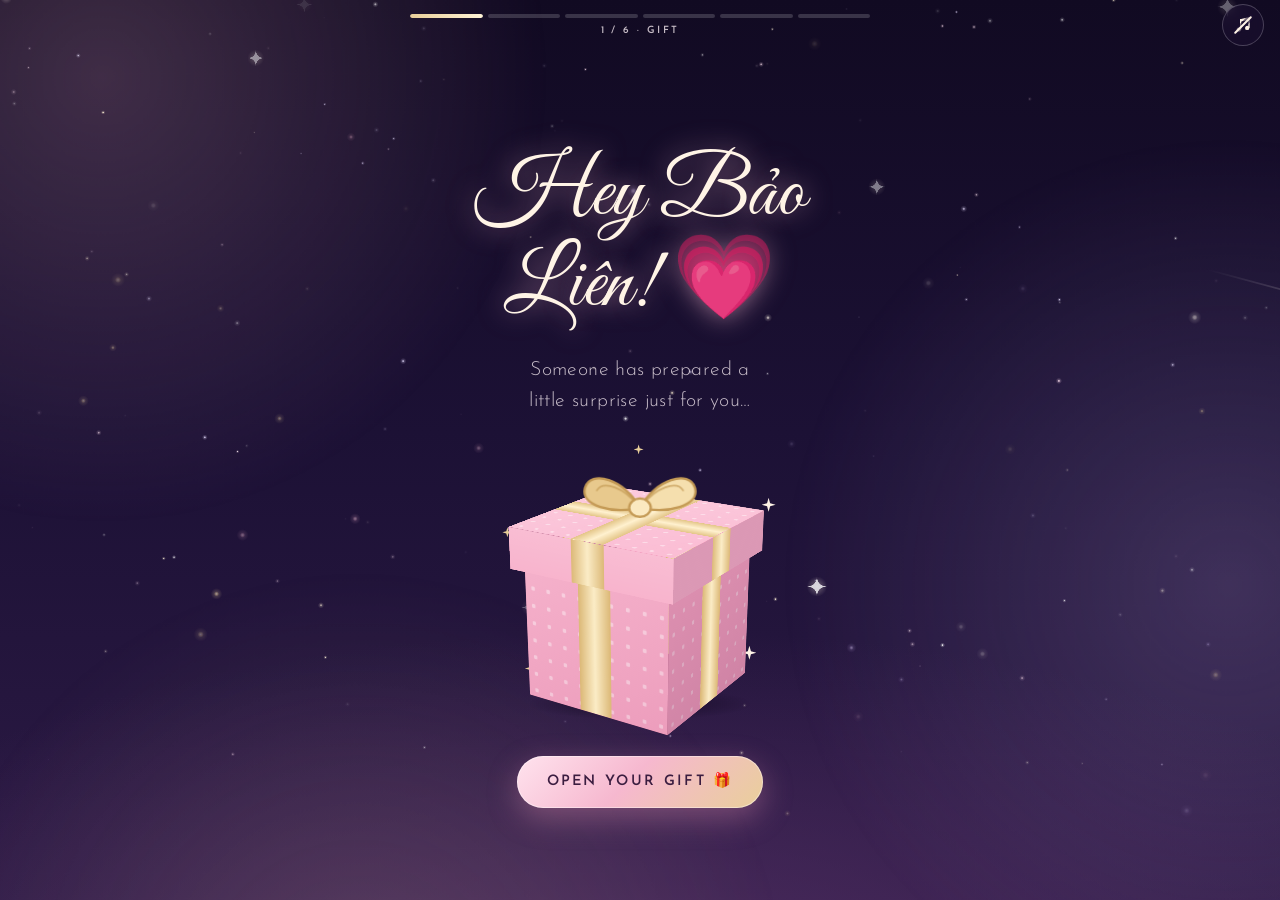
<file: index.html>
<!doctype html>
<html lang="vi">
<head>
<meta charset="utf-8">
<meta name="viewport" content="width=device-width, initial-scale=1, viewport-fit=cover">
<title>Bảo Liên's Birthday Surprise</title>
<meta name="description" content="Someone has prepared a little surprise just for you…">
<meta property="og:type" content="website">
<meta property="og:title" content="Bảo Liên's Birthday Surprise 🎁">
<meta property="og:description" content="Someone has prepared a little surprise just for you…">
<meta name="theme-color" content="#170f2b">
<link rel="icon" href="data:image/svg+xml,%3Csvg xmlns='http://www.w3.org/2000/svg' viewBox='0 0 100 100'%3E%3Ctext y='.9em' font-size='90'%3E🎁%3C/text%3E%3C/svg%3E">
<link rel="preconnect" href="https://fonts.googleapis.com">
<link rel="preconnect" href="https://fonts.gstatic.com" crossorigin>
<link rel="stylesheet" href="https://fonts.googleapis.com/css2?family=Dancing+Script:wght@500;600;700&family=Great+Vibes&family=Josefin+Sans:wght@300;400;600&display=swap">
<link rel="stylesheet" href="style.css">
<script>
/* Remembers a typing mistake in config.js so that opening the page with ?check can report it. */
window.addEventListener('error', function (e) {
  if (e && e.filename && /config\.js/i.test(e.filename)) window.__GIFT_CONFIG_ERROR = (e.message || 'lỗi cú pháp') + ' (dòng ' + (e.lineno || '?') + ')';
});
</script>
</head>
<body>
<div class="sky" aria-hidden="true">
  <div class="sky-layer is-on" data-sky="intro"></div>
  <div class="sky-layer" data-sky="celebrate"></div>
  <div class="sky-layer" data-sky="wish"></div>
  <div class="sky-layer" data-sky="memories"></div>
  <div class="sky-layer" data-sky="letter"></div>
  <div class="sky-layer" data-sky="finale"></div>
  <div class="aurora a1"></div><div class="aurora a2"></div><div class="aurora a3"></div>
</div>
<canvas id="bg-canvas" aria-hidden="true"></canvas>
<div class="balloons" id="balloons" aria-hidden="true"></div>

<main id="stage">
  <!-- 1 · The secret surprise -->
  <section class="scene is-active" id="scene-intro" tabindex="-1" aria-labelledby="intro-hey">
    <div class="scene-inner">
      <p class="intro-hey in-1" id="intro-hey" data-bind="hey">Hey Bảo Liên! 💗</p>
      <p class="intro-sub in-2">Someone has prepared a little surprise just for you…</p>
      <div class="gift-wrap" id="gift-wrap" aria-hidden="true">
        <div class="gift-rays"><i></i></div>
        <div class="gift-glow"></div>
        <i class="twinkle" style="left:7%;top:30%;animation-delay:-.4s"></i>
        <i class="twinkle" style="left:88%;top:20%;animation-delay:-1.3s"></i>
        <i class="twinkle" style="left:14%;top:76%;animation-delay:-2s"></i>
        <i class="twinkle" style="left:82%;top:70%;animation-delay:-.9s"></i>
        <i class="twinkle" style="left:48%;top:2%;animation-delay:-1.7s"></i>
        <div class="gift-shadow"></div>
        <div class="gift-float">
          <div class="gift" id="gift">
            <div class="gift-cube">
              <div class="gface gf-back"></div>
              <div class="gface gf-left"></div>
              <div class="gface gf-bottom"></div>
              <div class="gface gf-light"></div>
              <div class="gface gf-right"></div>
              <div class="gface gf-front"></div>
              <div class="lid">
                <div class="lface lf-back"></div>
                <div class="lface lf-left"></div>
                <div class="lface lf-right"></div>
                <div class="lface lf-front"></div>
                <div class="lface lf-top"></div>
                <div class="bow">
                  <svg viewBox="0 12 120 52" aria-hidden="true">
                    <path d="M60 52 C46 26 14 16 9 34 C5 50 34 58 60 52 Z" fill="#e8c98d" stroke="#c49a55" stroke-width="2.2" stroke-linejoin="round"/>
                    <path d="M60 52 C74 26 106 16 111 34 C115 50 86 58 60 52 Z" fill="#f5dfae" stroke="#c49a55" stroke-width="2.2" stroke-linejoin="round"/>
                    <path d="M57 49 C46 34 26 26 20 36" fill="none" stroke="#c49a55" stroke-width="1.6" stroke-linecap="round" opacity=".7"/>
                    <path d="M63 49 C74 34 94 26 100 36" fill="none" stroke="#c49a55" stroke-width="1.6" stroke-linecap="round" opacity=".7"/>
                    <ellipse cx="60" cy="52" rx="10" ry="8.5" fill="#fbe9c0" stroke="#c49a55" stroke-width="2.2"/>
                  </svg>
                </div>
              </div>
            </div>
          </div>
        </div>
      </div>
      <div class="in-4"><button class="btn btn-primary is-pulse" id="btn-open" type="button">OPEN YOUR GIFT 🎁</button></div>
    </div>
  </section>

  <!-- 2 + 3 · Happy birthday, the cake and the wish -->
  <section class="scene" id="scene-celebrate" tabindex="-1" aria-labelledby="name-h">
    <div class="scene-inner celebrate">
      <div class="cel-top">
        <div class="cel-head">
          <p class="hb">HAPPY BIRTHDAY</p>
          <h1 class="name" id="name-h"><span class="sr-only" data-bind="name">Bảo Liên</span><svg class="name-svg" id="name-svg" viewBox="0 0 420 130" aria-hidden="true"></svg></h1>
          <p class="dob" data-bind="dob">15.11.2007</p>
        </div>
        <p class="wish-msg" id="wish-msg" aria-live="polite"></p>
      </div>
      <div class="cake-wrap" id="cake-wrap"><div class="cake-rise" id="cake-holder"></div></div>
      <div class="cel-actions">
        <button class="btn btn-primary" id="btn-wish" type="button">MAKE A WISH ✨</button>
        <button class="btn btn-primary" id="btn-blow" type="button" hidden>BLOW THE CANDLES</button>
        <button class="btn btn-primary" id="btn-to-memories" type="button" hidden>SEE YOUR MEMORIES 📸</button>
      </div>
    </div>
  </section>

  <!-- 4 · Memory gallery -->
  <section class="scene" id="scene-memories" tabindex="-1" aria-labelledby="mem-title">
    <div class="scene-inner memories">
      <h2 class="script-title in-1" id="mem-title">Sweet Memories</h2>
      <p class="caps-sub in-2">Tap a photo to see it up close</p>
      <div class="garland" id="garland">
        <button class="nav-btn prev" id="g-prev" type="button" aria-label="Previous photo">‹</button>
        <div class="garland-track" id="garland-track" role="list" tabindex="0" aria-label="Photo gallery"></div>
        <button class="nav-btn next" id="g-next" type="button" aria-label="Next photo">›</button>
      </div>
      <p class="garland-count" id="garland-count" aria-live="polite"></p>
      <div class="in-4"><button class="btn btn-primary" id="btn-to-letter" type="button">READ YOUR LETTER 💌</button></div>
    </div>
  </section>

  <!-- 5 · The special letter -->
  <section class="scene" id="scene-letter" tabindex="-1" aria-labelledby="letter-title">
    <div class="scene-inner">
      <h2 class="script-title in-1" id="letter-title">A Letter For You</h2>
      <p class="caps-sub in-2" id="letter-hint">Tap the envelope to open 💌</p>
      <div class="letter-stage">
        <div class="envelope-in">
          <button class="envelope" id="envelope" type="button" aria-label="Open the letter">
            <span class="env-body">
              <span class="env-back"></span>
              <span class="env-paper"></span>
              <span class="env-front"></span>
              <span class="env-flap"></span>
              <span class="env-seal" aria-hidden="true">♥</span>
            </span>
          </button>
        </div>
        <div class="letter-card" id="letter-card">
          <div class="letter-paper" id="letter-paper" tabindex="0" aria-label="Letter"><div class="letter-body" id="letter-body"></div></div>
          <div class="letter-actions">
            <button class="btn btn-ghost" id="btn-skip" type="button">SHOW THE WHOLE LETTER</button>
            <button class="btn btn-primary" id="btn-to-finale" type="button" hidden>ONE LAST SURPRISE ✨</button>
          </div>
        </div>
      </div>
    </div>
  </section>

  <!-- 6 · Final surprise -->
  <section class="scene" id="scene-finale" tabindex="-1" aria-labelledby="finale-line">
    <div class="scene-inner">
      <p class="finale-line" id="finale-line">
        <span class="in-1"><span class="f-once">Once again,</span></span>
        <span class="in-2"><span class="f-hb">Happy Birthday,</span></span>
        <span class="in-3"><span class="f-name"><span data-bind="name">Bảo Liên</span>! ❤️</span></span>
      </p>
      <p class="finale-sub in-4"><b data-bind="dob">15.11.2007</b> – A beautiful day to celebrate you.</p>
      <div class="in-4"><button class="btn btn-primary" id="btn-replay" type="button">↺ REPLAY THE SURPRISE</button></div>
    </div>
  </section>
</main>

<canvas id="fx-canvas" aria-hidden="true"></canvas>
<div class="cursor-glow" id="cursor-glow" aria-hidden="true"></div>

<header class="hud">
  <nav class="progress" aria-label="Surprise progress">
    <ol id="progress-list">
      <li><i></i><span class="sr-only">Gift</span></li>
      <li><i></i><span class="sr-only">Celebrate</span></li>
      <li><i></i><span class="sr-only">Wish</span></li>
      <li><i></i><span class="sr-only">Memories</span></li>
      <li><i></i><span class="sr-only">Letter</span></li>
      <li><i></i><span class="sr-only">Finale</span></li>
    </ol>
    <p class="progress-label" id="progress-label">1 / 6 · Gift</p>
  </nav>
  <button class="music-btn" id="music-btn" type="button" aria-pressed="false" aria-label="Play music">
    <svg viewBox="0 0 24 24" aria-hidden="true"><g fill="currentColor"><circle cx="7" cy="17.5" r="2.6"/><circle cx="17" cy="15.5" r="2.6"/><rect x="8.4" y="5" width="1.6" height="12.5"/><rect x="18.4" y="3" width="1.6" height="12.5"/><path d="M8.4 5 20 2.4v3.2L8.4 8.2z"/></g></svg>
    <span class="slash" aria-hidden="true"></span>
  </button>
</header>

<div class="flash" id="flash" aria-hidden="true"></div>

<div class="lightbox" id="lightbox" role="dialog" aria-modal="true" aria-label="Photo viewer" hidden>
  <figure class="lb-figure"><div class="lb-frame" id="lb-frame"></div><figcaption class="lb-cap" id="lb-cap"></figcaption></figure>
  <button class="nav-btn prev" id="lb-prev" type="button" aria-label="Previous photo">‹</button>
  <button class="nav-btn next" id="lb-next" type="button" aria-label="Next photo">›</button>
  <button class="nav-btn lb-close" id="lb-close" type="button" aria-label="Close">×</button>
  <p class="lb-count" id="lb-count"></p>
</div>

<div class="toast" id="toast" role="status" aria-live="polite"></div>
<audio id="music-el" preload="auto" playsinline></audio>

<!-- config.js holds the content (name, letter, photos, music); app.js runs the page. -->
<script src="config.js"></script>
<script src="app.js"></script>
</body>
</html>
</file>
<file: style.css>
/* Bảo Liên's Birthday Surprise — style.css
   Colours and fonts are the variables in :root, just below. */
/* Layout: one fixed full-screen stage; six story scenes crossfade over a twilight sky, HUD on top. */
:root {
  color-scheme: dark;
  --night: #170f2b;
  --plum: #3a2456;
  --ink: #51304f;
  --pink: #f6b8cf;
  --rose: #ec95b6;
  --lavender: #cbb6ef;
  --cream: #fff4e6;
  --paper: #fffaf2;
  --gold: #e9cf9a;
  --gold-deep: #c9a462;
  --text: #fdf2f7;
  --text-soft: rgba(253, 242, 247, .76);
  --glass-line: rgba(255, 255, 255, .22);
  --btn-ink: #3b1d40;
  --font-script: "Great Vibes", "Dancing Script", "Snell Roundhand", cursive;
  --font-hand: "Dancing Script", "Segoe Script", "Snell Roundhand", cursive;
  --font-sans: "Josefin Sans", "Avenir Next", "Segoe UI", system-ui, sans-serif;
  --font-ui: system-ui, -apple-system, "Segoe UI", Roboto, "Helvetica Neue", Arial, sans-serif;
  --ease-out: cubic-bezier(.2, .75, .2, 1);
}
html { -webkit-text-size-adjust: 100%; }
html, body { height: 100%; overflow: hidden; }
body { margin: 0; background: var(--night); color: var(--text); font-family: var(--font-sans); overscroll-behavior: none; -webkit-tap-highlight-color: transparent; -webkit-font-smoothing: antialiased; }
button { font: inherit; color: inherit; }
[hidden] { display: none !important; }
.sr-only { position: absolute; width: 1px; height: 1px; overflow: hidden; clip-path: inset(50%); white-space: nowrap; }

/* ---------- Sky ---------- */
.sky { position: fixed; inset: 0; z-index: 0; overflow: hidden; background: var(--night); }
.sky-layer { position: absolute; inset: 0; opacity: 0; transition: opacity 1.8s ease; }
.sky-layer.is-on { opacity: 1; }
.sky-layer[data-sky="intro"] { background: radial-gradient(120% 70% at 50% 112%, #4d2c5f 0%, rgba(77,44,95,0) 60%), linear-gradient(180deg, #110a22 0%, #1c1135 48%, #2c1a45 100%); }
.sky-layer[data-sky="celebrate"] { background: radial-gradient(130% 70% at 50% 116%, #f0a6c3 0%, rgba(240,166,195,0) 62%), linear-gradient(180deg, #1b1137 0%, #392360 48%, #74498c 100%); }
.sky-layer[data-sky="wish"] { background: radial-gradient(90% 55% at 50% 66%, rgba(255,196,140,.18) 0%, rgba(255,196,140,0) 62%), linear-gradient(180deg, #0e081e 0%, #18102e 55%, #281734 100%); }
.sky-layer[data-sky="memories"] { background: radial-gradient(120% 70% at 50% 116%, #d8b4e6 0%, rgba(216,180,230,0) 62%), linear-gradient(180deg, #1d1337 0%, #3b2a60 50%, #6c528d 100%); }
.sky-layer[data-sky="letter"] { background: radial-gradient(130% 70% at 50% 116%, #f4bfce 0%, rgba(244,191,206,0) 62%), linear-gradient(180deg, #1c1130 0%, #43274e 50%, #865274 100%); }
.sky-layer[data-sky="finale"] { background: radial-gradient(120% 70% at 50% 120%, #8c4a84 0%, rgba(140,74,132,0) 60%), linear-gradient(180deg, #0c0720 0%, #191034 50%, #321f4d 100%); }
.aurora { position: absolute; width: 80vmax; height: 80vmax; border-radius: 50%; pointer-events: none; will-change: transform; animation: drift 28s ease-in-out infinite alternate; }
.aurora.a1 { left: -32vmax; top: -34vmax; background: radial-gradient(circle, rgba(246,184,207,.2), rgba(246,184,207,0) 62%); }
.aurora.a2 { right: -36vmax; top: 8vh; background: radial-gradient(circle, rgba(203,182,239,.18), rgba(203,182,239,0) 62%); animation-duration: 34s; animation-delay: -9s; }
.aurora.a3 { left: -12vmax; bottom: -48vmax; background: radial-gradient(circle, rgba(233,207,154,.14), rgba(233,207,154,0) 60%); animation-duration: 40s; animation-delay: -15s; }
@keyframes drift { from { transform: translate3d(0, 0, 0) scale(1); } to { transform: translate3d(6vw, 5vh, 0) scale(1.12); } }

#bg-canvas, #fx-canvas { position: fixed; inset: 0; width: 100%; height: 100%; pointer-events: none; display: block; }
#bg-canvas { z-index: 1; }
#fx-canvas { z-index: 20; }
.balloons { position: fixed; inset: 0; z-index: 2; pointer-events: none; overflow: hidden; transition: opacity 1.2s ease; }
.balloons.is-dim { opacity: .15; }
.balloon { position: absolute; bottom: -190px; left: var(--x); width: calc(54px * var(--s)); animation: rise var(--dur) linear forwards; will-change: transform; }
.balloon-sway { transform-origin: 50% 30%; animation: sway var(--sw) ease-in-out infinite alternate; }
.balloon-body { position: relative; width: 100%; aspect-ratio: 54 / 66; border-radius: 50% 50% 50% 50% / 56% 56% 44% 44%; background: radial-gradient(circle at 32% 27%, rgba(255,255,255,.9) 0 5%, rgba(255,255,255,.3) 12%, rgba(255,255,255,0) 26%), radial-gradient(circle at 50% 58%, var(--c1), var(--c2) 80%); box-shadow: inset -6px -10px 18px rgba(40,10,40,.14); }
.balloon-body::after { content: ""; position: absolute; left: 50%; bottom: -5px; width: 10px; height: 7px; margin-left: -5px; background: var(--c2); clip-path: polygon(50% 0, 100% 100%, 0 100%); }
.balloon svg { display: block; width: 26px; height: 92px; margin: 3px auto 0; overflow: visible; }
@keyframes rise { to { transform: translate3d(var(--drift), calc(-100vh - 300px), 0); } }
@keyframes sway { from { transform: rotate(-6deg); } to { transform: rotate(6deg); } }

/* ---------- Scenes ---------- */
.scene { position: fixed; inset: 0; z-index: 5; display: flex; flex-direction: column; overflow-x: hidden; overflow-y: auto; -webkit-overflow-scrolling: touch;
  padding-top: calc(env(safe-area-inset-top, 0px) + 74px); padding-bottom: calc(env(safe-area-inset-bottom, 0px) + 26px);
  padding-left: max(16px, env(safe-area-inset-left, 0px)); padding-right: max(16px, env(safe-area-inset-right, 0px));
  opacity: 0; visibility: hidden; transform: scale(1.035);
  transition: opacity .8s ease, transform 1s ease, visibility 0s linear .8s; }
.scene.is-active { opacity: 1; visibility: visible; transform: none; transition: opacity .9s ease .1s, transform 1.1s var(--ease-out) .1s, visibility 0s; }
.scene-inner { margin: auto; width: 100%; max-width: 560px; display: flex; flex-direction: column; align-items: center; text-align: center; gap: clamp(12px, 2.4vh, 22px); }
.scene:focus { outline: none; }

.script-title { margin: 0; font-family: var(--font-script); font-weight: 400; font-size: clamp(2.7rem, 11vw, 4.2rem); line-height: 1.05; color: var(--cream); text-shadow: 0 0 22px rgba(246,184,207,.45); text-wrap: balance; }
.caps-sub { margin: 0; font: 400 .74rem/1.5 var(--font-sans); letter-spacing: .24em; text-transform: uppercase; color: var(--text-soft); }
.scene.is-active .in-1 { animation: fadeUp 1.1s var(--ease-out) .25s both; }
.scene.is-active .in-2 { animation: fadeUp 1.1s var(--ease-out) .65s both; }
.scene.is-active .in-3 { animation: fadeUp 1.1s var(--ease-out) 1.05s both; }
.scene.is-active .in-4 { animation: fadeUp 1s var(--ease-out) 1.6s both; }
@keyframes fadeUp { from { opacity: 0; transform: translateY(14px); } to { opacity: 1; transform: none; } }
@keyframes popIn { from { opacity: 0; visibility: hidden; transform: scale(.7) translateY(20px); } to { opacity: 1; visibility: visible; transform: none; } }

/* ---------- Buttons ---------- */
.btn { position: relative; display: inline-flex; align-items: center; justify-content: center; gap: .55em; min-height: 52px; padding: 0 30px; border: 0; border-radius: 999px; font: 600 .9rem/1 var(--font-sans); letter-spacing: .16em; cursor: pointer; overflow: hidden; touch-action: manipulation; -webkit-user-select: none; user-select: none; transition: transform .25s var(--ease-out), box-shadow .3s ease, opacity .5s ease; }
.btn-primary { color: var(--btn-ink); background: linear-gradient(135deg, #ffe3ee 0%, #f6b8cf 46%, #e9cf9a 100%); box-shadow: 0 10px 30px rgba(236,149,182,.36), inset 0 0 0 1px rgba(255,255,255,.4); }
.btn-primary::after { content: ""; position: absolute; inset: 0; background: linear-gradient(110deg, rgba(255,255,255,0) 30%, rgba(255,255,255,.7) 50%, rgba(255,255,255,0) 70%); transform: translateX(-130%); transition: transform .9s ease; pointer-events: none; }
.btn-ghost { min-height: 42px; padding: 0 20px; font-size: .74rem; color: var(--text); background: rgba(255,255,255,.08); box-shadow: inset 0 0 0 1px var(--glass-line); }
@media (hover: hover) {
  .btn:hover { transform: translateY(-2px); }
  .btn-primary:hover { box-shadow: 0 14px 40px rgba(236,149,182,.55), inset 0 0 0 1px rgba(255,255,255,.5); }
  .btn-primary:hover::after { transform: translateX(130%); }
  .btn-ghost:hover { background: rgba(255,255,255,.14); }
}
.btn:active { transform: scale(.96); }
.btn:focus-visible, .music-btn:focus-visible, .polaroid:focus-visible, .envelope:focus-visible, .nav-btn:focus-visible { outline: 3px solid var(--cream); outline-offset: 3px; }
.btn[disabled] { opacity: .55; cursor: default; }
.btn.is-pulse { animation: btnPulse 2.4s ease-in-out infinite; }
@keyframes btnPulse { 0%, 100% { box-shadow: 0 10px 30px rgba(236,149,182,.36), 0 0 0 0 rgba(246,184,207,.55); } 50% { box-shadow: 0 10px 30px rgba(236,149,182,.46), 0 0 0 14px rgba(246,184,207,0); } }
.btn.is-appearing { animation: popIn .8s var(--ease-out) both; }
.btn.is-appearing.is-pulse { animation: popIn .8s var(--ease-out) both, btnPulse 2.4s ease-in-out .8s infinite; }

/* ---------- HUD ---------- */
.hud { position: fixed; top: 0; left: 0; right: 0; z-index: 30; display: flex; align-items: flex-start; gap: 14px; pointer-events: none;
  padding: calc(env(safe-area-inset-top, 0px) + 14px) max(16px, env(safe-area-inset-right, 0px)) 0 max(16px, env(safe-area-inset-left, 0px)); }
.hud::before { content: ""; flex: none; width: 42px; }
.progress { flex: 1; min-width: 0; max-width: 460px; margin: 0 auto; }
.progress ol { list-style: none; display: flex; gap: 5px; margin: 0; padding: 0; }
.progress li { position: relative; flex: 1; height: 4px; border-radius: 4px; overflow: hidden; background: rgba(255,255,255,.17); }
.progress li i { position: absolute; inset: 0; border-radius: inherit; transform: scaleX(0); transform-origin: left; background: linear-gradient(90deg, var(--gold), var(--pink)); transition: transform .9s var(--ease-out); }
.progress li.is-done i { transform: scaleX(1); }
.progress li.is-current i { transform: scaleX(1); background: linear-gradient(90deg, var(--gold), #fff3d6, var(--pink), var(--gold)); background-size: 300% 100%; animation: barShine 2.6s linear infinite; }
@keyframes barShine { from { background-position: 100% 0; } to { background-position: -200% 0; } }
.progress-label { margin: 8px 0 0; font: 600 10px/1 var(--font-sans); letter-spacing: .24em; text-transform: uppercase; color: var(--text-soft); text-align: center; font-variant-numeric: tabular-nums; }
.music-btn { pointer-events: auto; position: relative; flex: none; width: 42px; height: 42px; margin-top: -10px; display: grid; place-items: center; padding: 0; border-radius: 50%; border: 1px solid var(--glass-line); background: rgba(28,16,50,.5); -webkit-backdrop-filter: blur(10px); backdrop-filter: blur(10px); color: var(--cream); cursor: pointer; transition: transform .2s ease, background .3s ease; touch-action: manipulation; }
.music-btn svg { width: 20px; height: 20px; }
.music-btn .slash { position: absolute; width: 24px; height: 2px; border-radius: 2px; background: var(--cream); transform: rotate(-45deg); box-shadow: 0 0 0 2px rgba(28,16,50,.6); transition: opacity .25s ease; }
.music-btn.is-on .slash { opacity: 0; }
.music-btn.is-on { background: rgba(246,184,207,.22); }
.music-btn.is-on::after { content: ""; position: absolute; inset: -1px; border-radius: 50%; border: 1px solid var(--pink); animation: ring 2.2s ease-out infinite; }
@keyframes ring { from { transform: scale(1); opacity: .8; } to { transform: scale(1.6); opacity: 0; } }
.music-btn:active { transform: scale(.92); }

/* ---------- Intro / gift ---------- */
.intro-hey { margin: 0; font-family: var(--font-script); font-size: clamp(3rem, 13.5vw, 5.2rem); line-height: 1.1; color: var(--cream); text-shadow: 0 0 26px rgba(246,184,207,.6); text-wrap: balance; }
.intro-sub { margin: 0; max-width: 30ch; font: 300 clamp(1rem, 4.3vw, 1.22rem)/1.6 var(--font-sans); letter-spacing: .02em; color: var(--text-soft); text-wrap: balance; }
.gift-wrap { --g: clamp(112px, 33vw, 160px); position: relative; width: calc(var(--g) * 2); height: calc(var(--g) * 1.85); display: grid; place-items: center; perspective: 1000px; }
.scene.is-active .gift-wrap { animation: popIn 1s var(--ease-out) 1.1s both; }
.gift-rays, .gift-glow { position: absolute; left: 50%; top: 27%; border-radius: 50%; pointer-events: none; }
.gift-rays { width: calc(var(--g) * 3.8); height: calc(var(--g) * 3.8); margin: calc(var(--g) * -1.9) 0 0 calc(var(--g) * -1.9); opacity: 0; transform: scale(.15); transition: opacity .6s ease, transform 1.6s var(--ease-out); }
.gift-rays i { position: absolute; inset: 0; border-radius: 50%; background: repeating-conic-gradient(from 0deg, rgba(255,242,214,.6) 0deg 5deg, rgba(255,242,214,0) 5deg 15deg); -webkit-mask: radial-gradient(circle, #000 0 16%, rgba(0,0,0,0) 66%); mask: radial-gradient(circle, #000 0 16%, rgba(0,0,0,0) 66%); animation: spin 16s linear infinite; }
.gift-glow { width: calc(var(--g) * 2.4); height: calc(var(--g) * 2.4); margin: calc(var(--g) * -1.2) 0 0 calc(var(--g) * -1.2); background: radial-gradient(circle, rgba(255,240,208,.95), rgba(255,214,229,.38) 34%, rgba(255,214,229,0) 66%); opacity: 0; transform: scale(.3); transition: opacity .5s ease, transform 1.2s var(--ease-out); }
.gift-wrap.is-open .gift-rays { opacity: 1; transform: scale(1); }
.gift-wrap.is-open .gift-glow { opacity: 1; transform: scale(1); }
@keyframes spin { to { transform: rotate(360deg); } }
.gift-shadow { position: absolute; left: 50%; bottom: 5%; width: calc(var(--g) * 1.4); height: calc(var(--g) * .2); margin-left: calc(var(--g) * -.7); border-radius: 50%; background: radial-gradient(ellipse, rgba(6,2,16,.55), rgba(6,2,16,0) 70%); animation: shadowBreath 3.6s ease-in-out infinite; }
@keyframes shadowBreath { 50% { transform: scale(.86); opacity: .7; } }
.gift-float { position: relative; width: var(--g); height: var(--g); margin-top: calc(var(--g) * .3); transform-style: preserve-3d; animation: giftFloat 3.6s ease-in-out infinite; }
@keyframes giftFloat { 0%, 100% { transform: translateY(0) rotateZ(-1.2deg); } 50% { transform: translateY(-10px) rotateZ(1.2deg); } }
.gift { position: absolute; inset: 0; transform-style: preserve-3d; }
.gift.is-shaking { animation: giftShake .6s ease-in-out; }
@keyframes giftShake { 0%, 100% { transform: none; } 20% { transform: rotateZ(-7deg) translateY(-5px); } 40% { transform: rotateZ(6deg); } 60% { transform: rotateZ(-4deg) translateY(-3px); } 80% { transform: rotateZ(3deg); } }
.gift-cube { position: absolute; inset: 0; transform-style: preserve-3d; transform: rotateX(-20deg) rotateY(-32deg); }
.gface, .lface { position: absolute; left: 0; top: 0; }
.gface { width: var(--g); height: var(--g); background:
  linear-gradient(90deg, rgba(0,0,0,0) 39%, #dcb978 39%, #fbecc6 50%, #dcb978 61%, rgba(0,0,0,0) 61%),
  var(--shade, linear-gradient(rgba(0,0,0,0), rgba(0,0,0,0))),
  radial-gradient(circle, rgba(255,255,255,.42) 0 2px, rgba(255,255,255,0) 2.6px) 0 0 / 18px 18px,
  #f4a5c3; }
.gf-front { --shade: linear-gradient(160deg, rgba(255,255,255,.16), rgba(120,30,80,.06)); transform: translateZ(calc(var(--g) / 2)); }
.gf-back { transform: rotateY(180deg) translateZ(calc(var(--g) / 2)); }
.gf-left { --shade: linear-gradient(rgba(80,20,60,.22), rgba(80,20,60,.22)); transform: rotateY(-90deg) translateZ(calc(var(--g) / 2)); }
.gf-right { --shade: linear-gradient(170deg, rgba(90,24,70,.14), rgba(90,24,70,.24)); transform: rotateY(90deg) translateZ(calc(var(--g) / 2)); }
.gf-bottom { transform: rotateX(-90deg) translateZ(calc(var(--g) / 2)); background: #b9688c; }
.gf-light { transform: rotateX(90deg) translateZ(calc(var(--g) / 2 - 3px)); background: radial-gradient(circle, #fffdf4 0%, #ffe8b5 38%, rgba(255,214,160,0) 72%); opacity: 0; transition: opacity .5s ease .25s; }
.gift.is-open .gf-light { opacity: 1; }
.lid { position: absolute; left: calc(var(--g) * -.06); top: calc(var(--g) * -.1); width: calc(var(--g) * 1.12); height: calc(var(--g) * .26); transform-style: preserve-3d; transition: transform 1.1s cubic-bezier(.2, .8, .25, 1), opacity .6s ease .6s; }
.gift.is-open .lid { transform: translate3d(calc(var(--g) * -.4), calc(var(--g) * -1.6), calc(var(--g) * .3)) rotateZ(-30deg) rotateX(24deg); opacity: 0; }
.lface { width: calc(var(--g) * 1.12); height: calc(var(--g) * .26); background:
  linear-gradient(90deg, rgba(0,0,0,0) 40%, #dcb978 40%, #fbecc6 50%, #dcb978 60%, rgba(0,0,0,0) 60%),
  var(--shade, linear-gradient(rgba(0,0,0,0), rgba(0,0,0,0))),
  #f8b4cd; }
.lf-front { --shade: linear-gradient(rgba(255,255,255,.12), rgba(255,255,255,0)); transform: translateZ(calc(var(--g) * .56)); }
.lf-back { transform: rotateY(180deg) translateZ(calc(var(--g) * .56)); }
.lf-left { --shade: linear-gradient(rgba(80,20,60,.2), rgba(80,20,60,.2)); transform: rotateY(-90deg) translateZ(calc(var(--g) * .56)); }
.lf-right { --shade: linear-gradient(rgba(90,24,70,.18), rgba(90,24,70,.18)); transform: rotateY(90deg) translateZ(calc(var(--g) * .56)); }
.lf-top { height: calc(var(--g) * 1.12); top: calc(var(--g) * -.43); background:
  linear-gradient(90deg, rgba(0,0,0,0) 40%, #e3c486 40%, #fff1cf 50%, #e3c486 60%, rgba(0,0,0,0) 60%),
  linear-gradient(0deg, rgba(0,0,0,0) 40%, #e3c486 40%, #fff1cf 50%, #e3c486 60%, rgba(0,0,0,0) 60%),
  linear-gradient(135deg, rgba(255,255,255,.22), rgba(255,255,255,0)),
  radial-gradient(circle, rgba(255,255,255,.42) 0 2px, rgba(255,255,255,0) 2.6px) 0 0 / 18px 18px,
  #fbbdd4; transform: rotateX(90deg) translateZ(calc(var(--g) * .13)); }
.bow { position: absolute; left: 50%; top: 0; width: calc(var(--g) * .8); height: calc(var(--g) * .34); margin-left: calc(var(--g) * -.4); transform-origin: 50% 100%; transform: translateY(-96%) rotateY(32deg) rotateX(20deg); }
.bow svg { display: block; width: 100%; height: 100%; overflow: visible; }
.twinkle { position: absolute; width: 14px; height: 14px; background: var(--cream); clip-path: polygon(50% 0, 61% 39%, 100% 50%, 61% 61%, 50% 100%, 39% 61%, 0 50%, 39% 39%); animation: twinkle 2.4s ease-in-out infinite; pointer-events: none; }
.twinkle:nth-child(odd) { background: var(--gold); width: 10px; height: 10px; }
@keyframes twinkle { 0%, 100% { opacity: .15; transform: scale(.5) rotate(0deg); } 50% { opacity: 1; transform: scale(1) rotate(45deg); } }

/* ---------- Celebrate + wish ---------- */
.celebrate { gap: clamp(6px, 1.4vh, 14px); }
.cel-top { display: grid; justify-items: center; align-items: center; width: 100%; }
.cel-top > * { grid-area: 1 / 1; }
.cel-head { display: flex; flex-direction: column; align-items: center; gap: 2px; width: 100%; transition: opacity .9s ease; }
.is-wishing .cel-head, .is-wished .cel-head { opacity: 0; }
.hb { margin: 0; padding-left: .34em; font: 600 clamp(1.05rem, 5.2vw, 1.6rem)/1.2 var(--font-sans); letter-spacing: .34em; color: var(--gold); background: linear-gradient(100deg, #e9cf9a 0%, #fff6dc 20%, #f6b8cf 42%, #e9cf9a 62%, #fff6dc 82%, #e9cf9a 100%); background-size: 240% 100%; -webkit-background-clip: text; background-clip: text; -webkit-text-fill-color: transparent; }
.scene.is-active .hb { animation: hbIn 1.4s var(--ease-out) .2s both, shimmerText 5s linear 1.6s infinite; }
@keyframes hbIn { from { opacity: 0; letter-spacing: .8em; } to { opacity: 1; letter-spacing: .34em; } }
@keyframes shimmerText { from { background-position: 100% 0; } to { background-position: -140% 0; } }
.name { margin: 0; width: min(92vw, 560px); line-height: 0; }
.name-svg { width: 100%; height: auto; max-height: 26vh; overflow: visible; filter: drop-shadow(0 0 12px rgba(246,184,207,.55)); }
.n-stroke, .n-fill { font-family: var(--font-script); }
.n-stroke { fill: none; stroke: #fff4e6; stroke-width: 1.3; stroke-linejoin: round; }
.dob { margin: 4px 0 0; padding-left: .5em; font: 400 clamp(.9rem, 3.9vw, 1.1rem)/1 var(--font-sans); letter-spacing: .5em; color: var(--gold); font-variant-numeric: tabular-nums; }
.scene.is-active .dob { animation: fadeUp 1s var(--ease-out) 2.5s both; }
.wish-msg { margin: 0; padding: 0 8px; font-family: var(--font-script); font-size: clamp(2rem, 9vw, 3.1rem); line-height: 1.15; color: var(--cream); text-shadow: 0 0 20px rgba(255,214,160,.6); opacity: 0; transform: translateY(10px); transition: opacity .9s ease, transform .9s var(--ease-out); text-wrap: balance; pointer-events: none; }
.wish-msg.is-on { opacity: 1; transform: none; }
.cake-wrap { position: relative; width: min(74vw, 300px, 40vh); transition: transform 1.1s var(--ease-out); }
.cake-wrap::before { content: ""; position: absolute; left: 50%; top: 14%; width: 150%; aspect-ratio: 1; margin-left: -75%; margin-top: -75%; border-radius: 50%; background: radial-gradient(circle, rgba(255,210,150,.34), rgba(255,210,150,0) 60%); opacity: .7; transition: opacity 1.2s ease; pointer-events: none; }
.is-wishing .cake-wrap { transform: scale(1.08); }
.is-wishing .cake-wrap::before { opacity: 1; }
.cake-wrap.is-out::before { opacity: 0; }
.scene.is-active .cake-rise { animation: fadeUp 1.2s var(--ease-out) .9s both; }
.cake-svg { display: block; width: 100%; height: auto; overflow: visible; }
.candle .flame-g { transform-box: fill-box; transform-origin: 50% 88%; animation: flicker 1.25s ease-in-out infinite alternate; transition: opacity .3s ease; }
.candle:nth-child(2n) .flame-g { animation-duration: 1.05s; animation-delay: -.45s; }
.candle:nth-child(3n) .flame-g { animation-duration: 1.4s; animation-delay: -.8s; }
@keyframes flicker { 0% { transform: scale(1, 1) skewX(0deg); } 30% { transform: scale(.94, 1.07) skewX(2.5deg); } 60% { transform: scale(1.04, .95) skewX(-2deg); } 100% { transform: scale(.97, 1.04) skewX(1deg); } }
.candle .halo { transform-box: fill-box; transform-origin: center; animation: halo 1.8s ease-in-out infinite alternate; }
@keyframes halo { from { opacity: .6; transform: scale(.92); } to { opacity: 1; transform: scale(1.08); } }
.candle.is-out .flame-g { opacity: 0; }
.candle .smoke circle { fill: rgba(236,228,246,.8); opacity: 0; transform-box: fill-box; transform-origin: center; }
.candle.is-out .smoke circle { animation: smoke 2s ease-out forwards; }
.candle.is-out .smoke circle:nth-child(2) { animation-delay: .18s; }
.candle.is-out .smoke circle:nth-child(3) { animation-delay: .36s; }
@keyframes smoke { 0% { opacity: 0; transform: translate(0, 0) scale(.5); } 18% { opacity: .7; } 100% { opacity: 0; transform: translate(6px, -32px) scale(2.3); } }
.cake-glow { transition: opacity 1.2s ease; }
.cake-wrap.is-out .cake-glow { opacity: 0; }
.is-wishing .candle .hit { cursor: pointer; }
.cel-actions { display: grid; place-items: center; min-height: 56px; }
.cel-actions > .btn { grid-area: 1 / 1; }

/* ---------- Memories ---------- */
.memories { max-width: none; }
.garland { --slide: min(72vw, 280px); position: relative; width: 100vw; margin-left: calc(50% - 50vw); }
.garland-track { position: relative; display: flex; overflow-x: auto; overflow-y: hidden; scroll-snap-type: x mandatory; scrollbar-width: none; -webkit-overflow-scrolling: touch; padding: 0 calc(50% - var(--slide) / 2) 30px; outline: none; }
.garland-track:focus-visible { outline: 2px solid rgba(255,244,230,.6); outline-offset: -2px; }
.garland-track::-webkit-scrollbar { display: none; }
.slide { position: relative; flex: 0 0 var(--slide); margin: 0; scroll-snap-align: center; padding-top: 40px; }
.slide .wire { position: absolute; left: 0; top: 0; width: 100%; height: 40px; overflow: visible; }
.bulb { position: absolute; top: 16px; width: 8px; height: 12px; margin-left: -4px; border-radius: 45% 45% 50% 50% / 40% 40% 60% 60%; background: var(--c, #ffe6a8); box-shadow: 0 0 10px 3px var(--c, #ffe6a8); animation: bulb 2.6s ease-in-out infinite; }
.bulb::before { content: ""; position: absolute; left: 1px; top: -3px; width: 6px; height: 4px; border-radius: 1px; background: #9a8160; }
@keyframes bulb { 0%, 100% { opacity: .55; } 50% { opacity: 1; } }
.hang { display: block; transform-origin: 50% -20px; }
.scene.is-active .hang { animation: dropIn 1.1s var(--ease-out) calc(.25s + var(--i) * .2s) both; }
@keyframes dropIn { from { opacity: 0; transform: translateY(-90px) rotate(-8deg); } 65% { opacity: 1; transform: translateY(6px) rotate(3deg); } to { opacity: 1; transform: none; } }
.polaroid { position: relative; display: block; width: 86%; margin: 0 auto; padding: 10px 10px 0; border: 0; border-radius: 3px; background: #fffdf8; color: var(--ink); text-align: center; cursor: pointer; box-shadow: 0 16px 34px rgba(10,4,22,.5), 0 2px 6px rgba(10,4,22,.3); transform-origin: 50% -20px; transform: rotate(var(--r)); animation: swing var(--sw, 4.2s) ease-in-out infinite alternate; touch-action: manipulation; }
@keyframes swing { from { transform: rotate(calc(var(--r) - 1.6deg)); } to { transform: rotate(calc(var(--r) + 1.6deg)); } }
.polaroid .pin { position: absolute; left: 50%; top: -20px; width: 9px; height: 26px; margin-left: -4.5px; border-radius: 2px; background: linear-gradient(90deg, #c9a462, #f1dcab 50%, #c9a462); box-shadow: 0 2px 3px rgba(0,0,0,.3); }
.photo { position: relative; display: block; width: 100%; aspect-ratio: 4 / 5; overflow: hidden; background: #efe6f3; }
.photo img, .photo svg { position: absolute; inset: 0; width: 100%; height: 100%; object-fit: cover; display: block; }
.photo::after { content: ""; position: absolute; inset: 0; box-shadow: inset 0 0 0 1px rgba(80,40,80,.08), inset 0 0 24px rgba(80,40,80,.12); pointer-events: none; }
.caption { display: block; min-height: 50px; padding: 8px 6px 10px; font: 600 1.2rem/1.25 var(--font-hand); color: var(--ink); overflow-wrap: anywhere; }
.garland-count { margin: -6px 0 0; font: 600 .72rem/1 var(--font-sans); letter-spacing: .28em; color: var(--text-soft); font-variant-numeric: tabular-nums; }
.nav-btn { position: absolute; top: calc(50% - 4px); z-index: 2; width: 42px; height: 42px; display: grid; place-items: center; padding: 0; border-radius: 50%; border: 1px solid var(--glass-line); background: rgba(28,16,50,.55); color: var(--cream); font-size: 22px; line-height: 1; cursor: pointer; touch-action: manipulation; }
.nav-btn[disabled] { opacity: .25; cursor: default; }
.garland .nav-btn.prev { left: max(10px, env(safe-area-inset-left, 0px)); }
.garland .nav-btn.next { right: max(10px, env(safe-area-inset-right, 0px)); }
.gallery-loading { padding: 60px 0; font: 600 1.3rem/1.3 var(--font-hand); color: var(--text-soft); }

/* ---------- Letter ---------- */
.letter-stage { display: grid; place-items: center; width: 100%; }
.letter-stage > * { grid-area: 1 / 1; }
.envelope { position: relative; width: min(82vw, 340px); aspect-ratio: 1.5; padding: 0; border: 0; background: none; cursor: pointer; transition: transform .8s var(--ease-out), opacity .7s ease; touch-action: manipulation; }
.scene.is-active .envelope-in { animation: popIn 1s var(--ease-out) .7s both; }
.envelope-in { display: grid; place-items: center; width: 100%; }
.envelope:not(.is-open) .env-body { animation: envFloat 3.4s ease-in-out infinite; }
@keyframes envFloat { 50% { transform: translateY(-8px) rotate(-1deg); } }
.env-body { position: absolute; inset: 0; perspective: 800px; }
.env-back, .env-front, .env-flap, .env-paper { position: absolute; display: block; }
.env-back { inset: 0; border-radius: 10px; background: linear-gradient(160deg, #f3b2c9, #e795b5); box-shadow: 0 22px 44px rgba(12,4,24,.5); }
.env-paper { left: 7%; right: 7%; top: 6%; height: 84%; border-radius: 6px; background: var(--paper); box-shadow: 0 2px 8px rgba(80,30,60,.18); transition: transform .9s var(--ease-out) .55s; z-index: 2; }
.env-paper::before { content: ""; position: absolute; left: 12%; right: 12%; top: 18%; height: 46%; background: repeating-linear-gradient(rgba(0,0,0,0) 0 9px, rgba(201,164,98,.35) 9px 10px); }
.env-front { inset: 0; z-index: 3; border-radius: 10px; background: linear-gradient(180deg, #f7bfd3, #eea3bf); clip-path: polygon(0 0, 50% 54%, 100% 0, 100% 100%, 0 100%); }
.env-front::after { content: ""; position: absolute; inset: 0; background: linear-gradient(28deg, rgba(120,30,80,.1) 0 49.6%, rgba(0,0,0,0) 50%), linear-gradient(-28deg, rgba(120,30,80,.08) 0 49.6%, rgba(0,0,0,0) 50%); }
.env-flap { left: 0; right: 0; top: 0; height: 60%; z-index: 4; transform-origin: 50% 0; background: linear-gradient(180deg, #f9c9da, #f0a9c3); clip-path: polygon(0 0, 100% 0, 50% 100%); transition: transform .75s ease .2s, z-index 0s linear .55s; }
.env-seal { position: absolute; left: 50%; top: 60%; z-index: 5; width: 50px; height: 50px; margin: -25px 0 0 -25px; display: grid; place-items: center; border-radius: 50%; background: radial-gradient(circle at 35% 30%, #f8e6bb, #d7b26f 60%, #b88f4b); box-shadow: 0 4px 10px rgba(80,40,10,.35), inset 0 0 0 3px rgba(255,255,255,.25); color: #8f6a2c; font-size: 22px; transition: transform .45s var(--ease-out), opacity .35s ease; }
.envelope.is-open .env-seal { transform: scale(1.5); opacity: 0; }
.envelope.is-open .env-flap { transform: rotateX(180deg); z-index: 1; }
.envelope.is-open .env-paper { transform: translateY(-58%); }
.envelope.is-away { transform: translateY(40px) scale(.9); opacity: 0; pointer-events: none; }
.letter-card { width: min(92vw, 520px); display: flex; flex-direction: column; align-items: center; gap: 16px; opacity: 0; transform: translateY(40px) scale(.86); transition: opacity .8s ease, transform 1s var(--ease-out); pointer-events: none; }
.letter-card.is-on { opacity: 1; transform: none; pointer-events: auto; }
.letter-card.is-on .letter-paper { height: min(60vh, 540px); }
.letter-paper { position: relative; box-sizing: border-box; width: 100%; max-height: min(64vh, 560px); overflow-y: auto; padding: 26px 22px 26px 30px; border-radius: 6px; text-align: left; color: var(--ink); background:
  linear-gradient(90deg, rgba(0,0,0,0) 18px, rgba(236,149,182,.4) 18px 19px, rgba(0,0,0,0) 19px),
  repeating-linear-gradient(rgba(0,0,0,0) 0 17px, rgba(201,164,98,.26) 17px 18px, rgba(0,0,0,0) 18px 34px) local,
  var(--paper); box-shadow: 0 24px 60px rgba(10,4,24,.55); -webkit-overflow-scrolling: touch; }
.letter-paper::after { content: "\2665"; position: absolute; right: 16px; top: 12px; color: rgba(201,164,98,.6); font-size: 18px; }
.letter-body p { margin: 0 0 34px; font: 500 1.24rem/34px var(--font-hand); overflow-wrap: anywhere; white-space: pre-line; }
.letter-body p.l-greet, .letter-body p.l-close, .letter-body p.l-sign { font: 400 1.9rem/34px var(--font-script); color: #6b3a6a; }
.letter-body p:last-child, .letter-body p.l-close { margin-bottom: 0; }
.letter-body p.l-sign { text-align: right; }
.caret { display: inline-block; width: 2px; height: 1.05em; margin-left: 1px; vertical-align: -0.12em; background: #8a4f86; animation: caret .9s steps(1) infinite; }
@keyframes caret { 50% { opacity: 0; } }
.letter-actions { display: grid; place-items: center; min-height: 52px; }
.letter-actions > .btn { grid-area: 1 / 1; }

/* ---------- Finale ---------- */
.finale-line { margin: 0; display: flex; flex-direction: column; align-items: center; gap: 4px; }
.f-once { font: 400 clamp(.9rem, 4vw, 1.1rem)/1.2 var(--font-sans); letter-spacing: .4em; padding-left: .4em; text-transform: uppercase; color: var(--gold); }
.f-hb { font: 400 clamp(2.4rem, 10vw, 3.6rem)/1.1 var(--font-script); color: var(--cream); }
.f-name { font: 400 clamp(3.6rem, 17vw, 6.4rem)/1.05 var(--font-script); color: #fff7fb; text-wrap: balance; }
.scene.is-active .f-name, .scene.is-active .f-hb { animation: glow 3.2s ease-in-out 1.4s infinite alternate; }
.f-hb, .f-name { text-shadow: 0 0 16px rgba(246,184,207,.7), 0 0 38px rgba(233,207,154,.4); }
@keyframes glow { from { text-shadow: 0 0 12px rgba(246,184,207,.55), 0 0 28px rgba(233,207,154,.3); } to { text-shadow: 0 0 22px rgba(255,214,229,.95), 0 0 56px rgba(233,207,154,.65); } }
.finale-sub { margin: 4px 0 0; max-width: 34ch; font: 300 clamp(1rem, 4.2vw, 1.2rem)/1.6 var(--font-sans); color: var(--text-soft); text-wrap: balance; }
.finale-sub b { font-weight: 600; color: var(--gold); font-variant-numeric: tabular-nums; letter-spacing: .08em; }

/* ---------- Overlays ---------- */
.flash { position: fixed; inset: 0; z-index: 40; pointer-events: none; opacity: 0; background: radial-gradient(circle at var(--fx, 50%) var(--fy, 52%), #fffaf0 0%, #ffe6f0 38%, rgba(255,230,240,.0) 80%), rgba(255,236,244,.55); transition: opacity .6s ease; }
.flash.is-on { opacity: 1; }
.cursor-glow { position: fixed; left: 0; top: 0; z-index: 21; width: 300px; height: 300px; margin: -150px 0 0 -150px; border-radius: 50%; pointer-events: none; background: radial-gradient(circle, rgba(255,220,235,.2), rgba(233,207,154,.07) 42%, rgba(233,207,154,0) 70%); opacity: 0; transition: opacity .6s ease; will-change: transform; }
.cursor-glow.is-on { opacity: 1; }
.lightbox { position: fixed; inset: 0; z-index: 50; display: grid; place-items: center; padding: calc(env(safe-area-inset-top, 0px) + 56px) max(16px, env(safe-area-inset-right, 0px)) calc(env(safe-area-inset-bottom, 0px) + 56px) max(16px, env(safe-area-inset-left, 0px)); background: rgba(12,6,26,.88); opacity: 0; transition: opacity .35s ease; }
.lightbox.is-on { opacity: 1; }
.lb-figure { box-sizing: border-box; margin: 0; display: flex; flex-direction: column; align-items: center; gap: 0; max-width: min(92vw, 640px); padding: 12px 12px 0; background: #fffdf8; border-radius: 4px; box-shadow: 0 30px 80px rgba(0,0,0,.6); transform: scale(.9); transition: transform .45s var(--ease-out); }
.lightbox.is-on .lb-figure { transform: none; }
.lb-frame { position: relative; display: grid; place-items: center; }
.lb-frame img { display: block; max-width: 100%; max-height: calc(100vh - 230px); max-height: calc(100svh - 230px); width: auto; height: auto; object-fit: contain; }
.lb-frame svg { display: block; width: min(80vw, 420px); height: auto; aspect-ratio: 4 / 5; }
.lb-cap { min-height: 44px; padding: 10px 8px 12px; font: 600 1.35rem/1.25 var(--font-hand); color: var(--ink); text-align: center; overflow-wrap: anywhere; }
.lightbox .nav-btn.lb-close { top: calc(env(safe-area-inset-top, 0px) + 12px); right: max(14px, env(safe-area-inset-right, 0px)); margin-top: 0; font-size: 26px; }
.lightbox .nav-btn { top: 50%; margin-top: -21px; }
.lightbox .nav-btn.prev { left: max(10px, env(safe-area-inset-left, 0px)); }
.lightbox .nav-btn.next { right: max(10px, env(safe-area-inset-right, 0px)); }
.lb-count { position: absolute; left: 0; right: 0; bottom: calc(env(safe-area-inset-bottom, 0px) + 20px); margin: 0; text-align: center; font: 600 .72rem/1 var(--font-sans); letter-spacing: .28em; color: var(--text-soft); font-variant-numeric: tabular-nums; }

/* ---------- Toast (the creator's ?check report) ---------- */
.toast { box-sizing: border-box; position: fixed; z-index: 80; left: 50%; bottom: calc(env(safe-area-inset-bottom, 0px) + 70px); max-width: min(92vw, 420px); padding: 12px 16px; border-radius: 14px; background: rgba(34,22,58,.94); border: 1px solid var(--glass-line); color: var(--text); font: 14px/1.45 var(--font-ui); text-align: center; transform: translate(-50%, 20px); opacity: 0; transition: opacity .35s ease, transform .35s ease; pointer-events: none; }
.toast.is-on { opacity: 1; transform: translate(-50%, 0); }
.toast.is-check { width: max-content; max-width: min(92vw, 520px); text-align: left; white-space: pre-line; }

@media (min-width: 760px) {
  .scene { padding-top: calc(env(safe-area-inset-top, 0px) + 84px); }
  .garland { --slide: 270px; }
}
@media (max-height: 700px) {
  .scene-inner { gap: 10px; }
  .gift-wrap { --g: clamp(100px, 28vw, 130px); }
  .cake-wrap { width: min(66vw, 250px, 38vh); }
  .letter-paper, .letter-card.is-on .letter-paper { max-height: 56vh; height: auto; }
  .letter-card.is-on .letter-paper { height: 56vh; }
  .garland { --slide: min(60vw, 236px); }
}
@media (prefers-reduced-motion: reduce) {
  .aurora, .gift-float, .gift-shadow, .twinkle, .polaroid, .bulb, .envelope:not(.is-open) .env-body, .gift-rays i, .music-btn.is-on::after { animation: none !important; }
  .scene, .scene.is-active { transform: none !important; }
  .scene.is-active .in-1, .scene.is-active .in-2, .scene.is-active .in-3, .scene.is-active .in-4, .scene.is-active .hang, .scene.is-active .gift-wrap, .scene.is-active .cake-rise, .scene.is-active .envelope-in, .scene.is-active .dob { animation-duration: .01s !important; animation-delay: 0s !important; }
  .scene.is-active .hb { animation: none !important; opacity: 1; }
  .candle .flame-g { animation-duration: 3s; }
}
</file>
